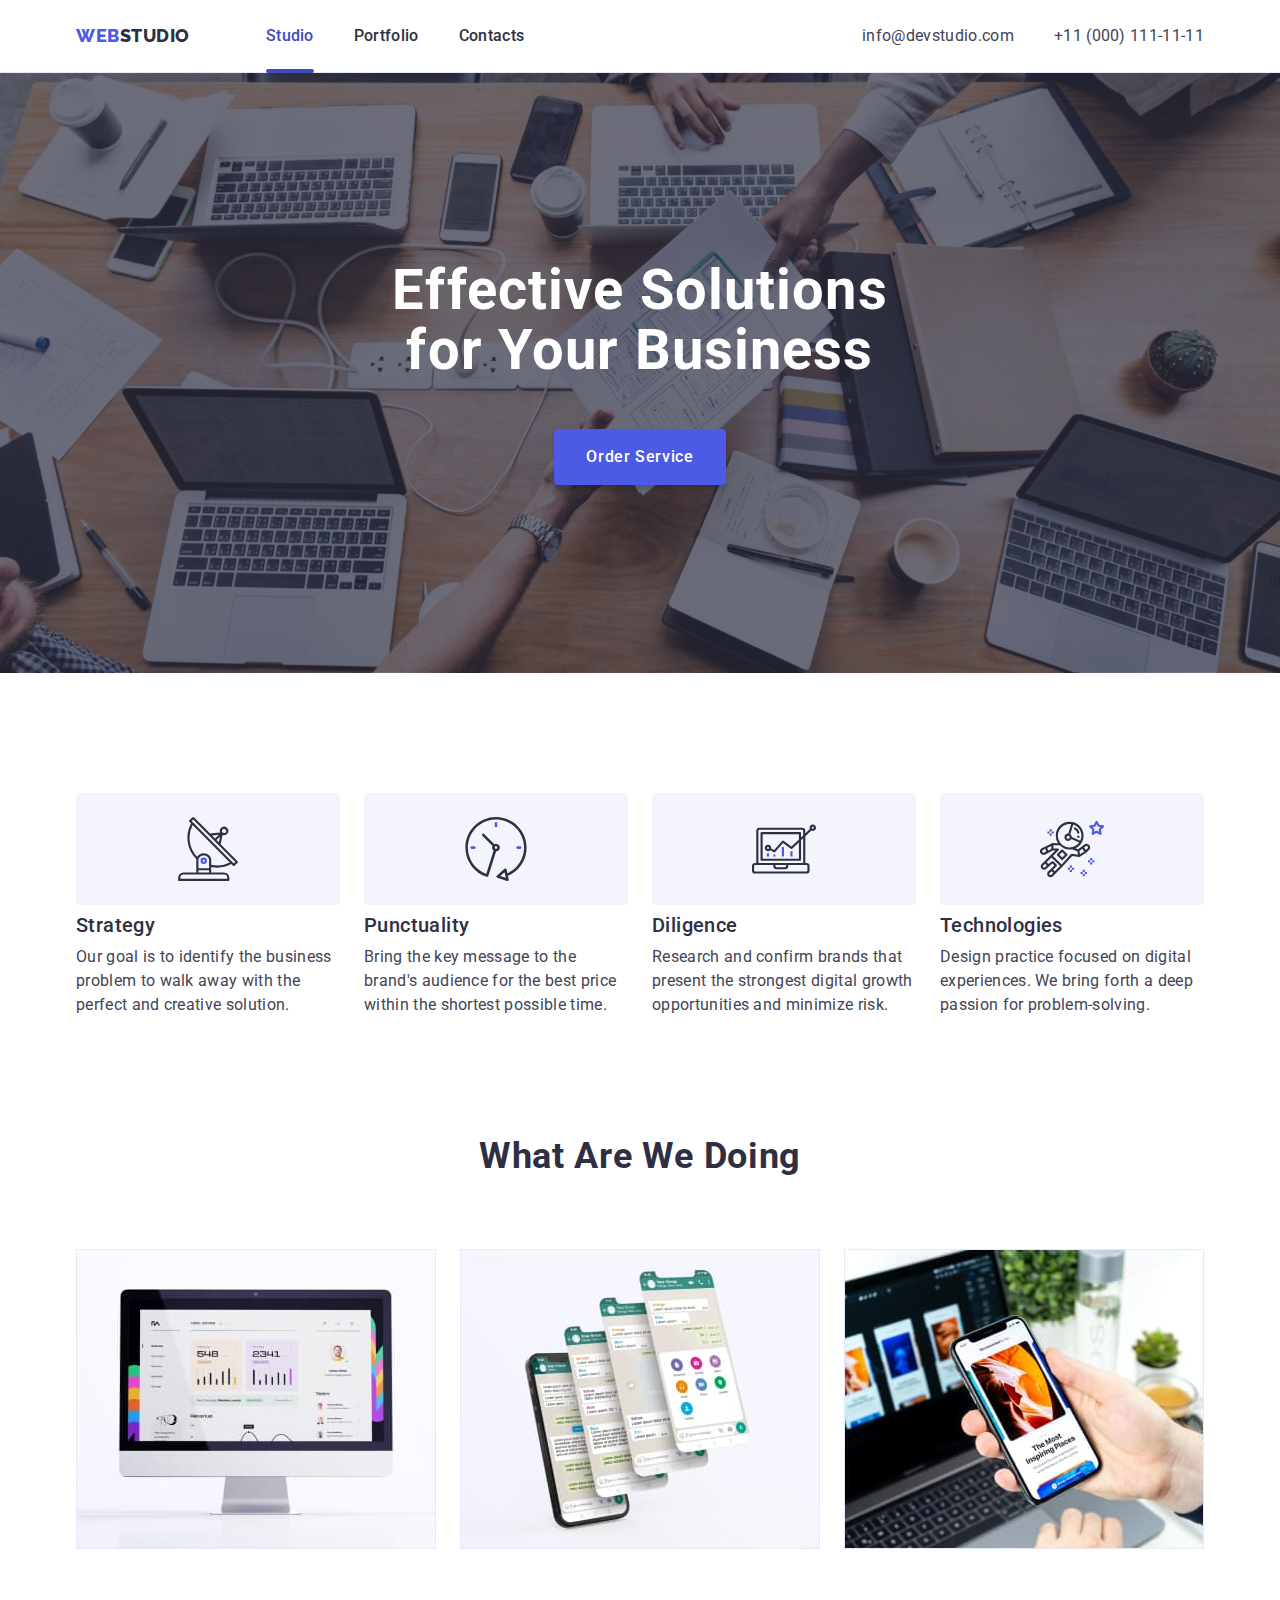
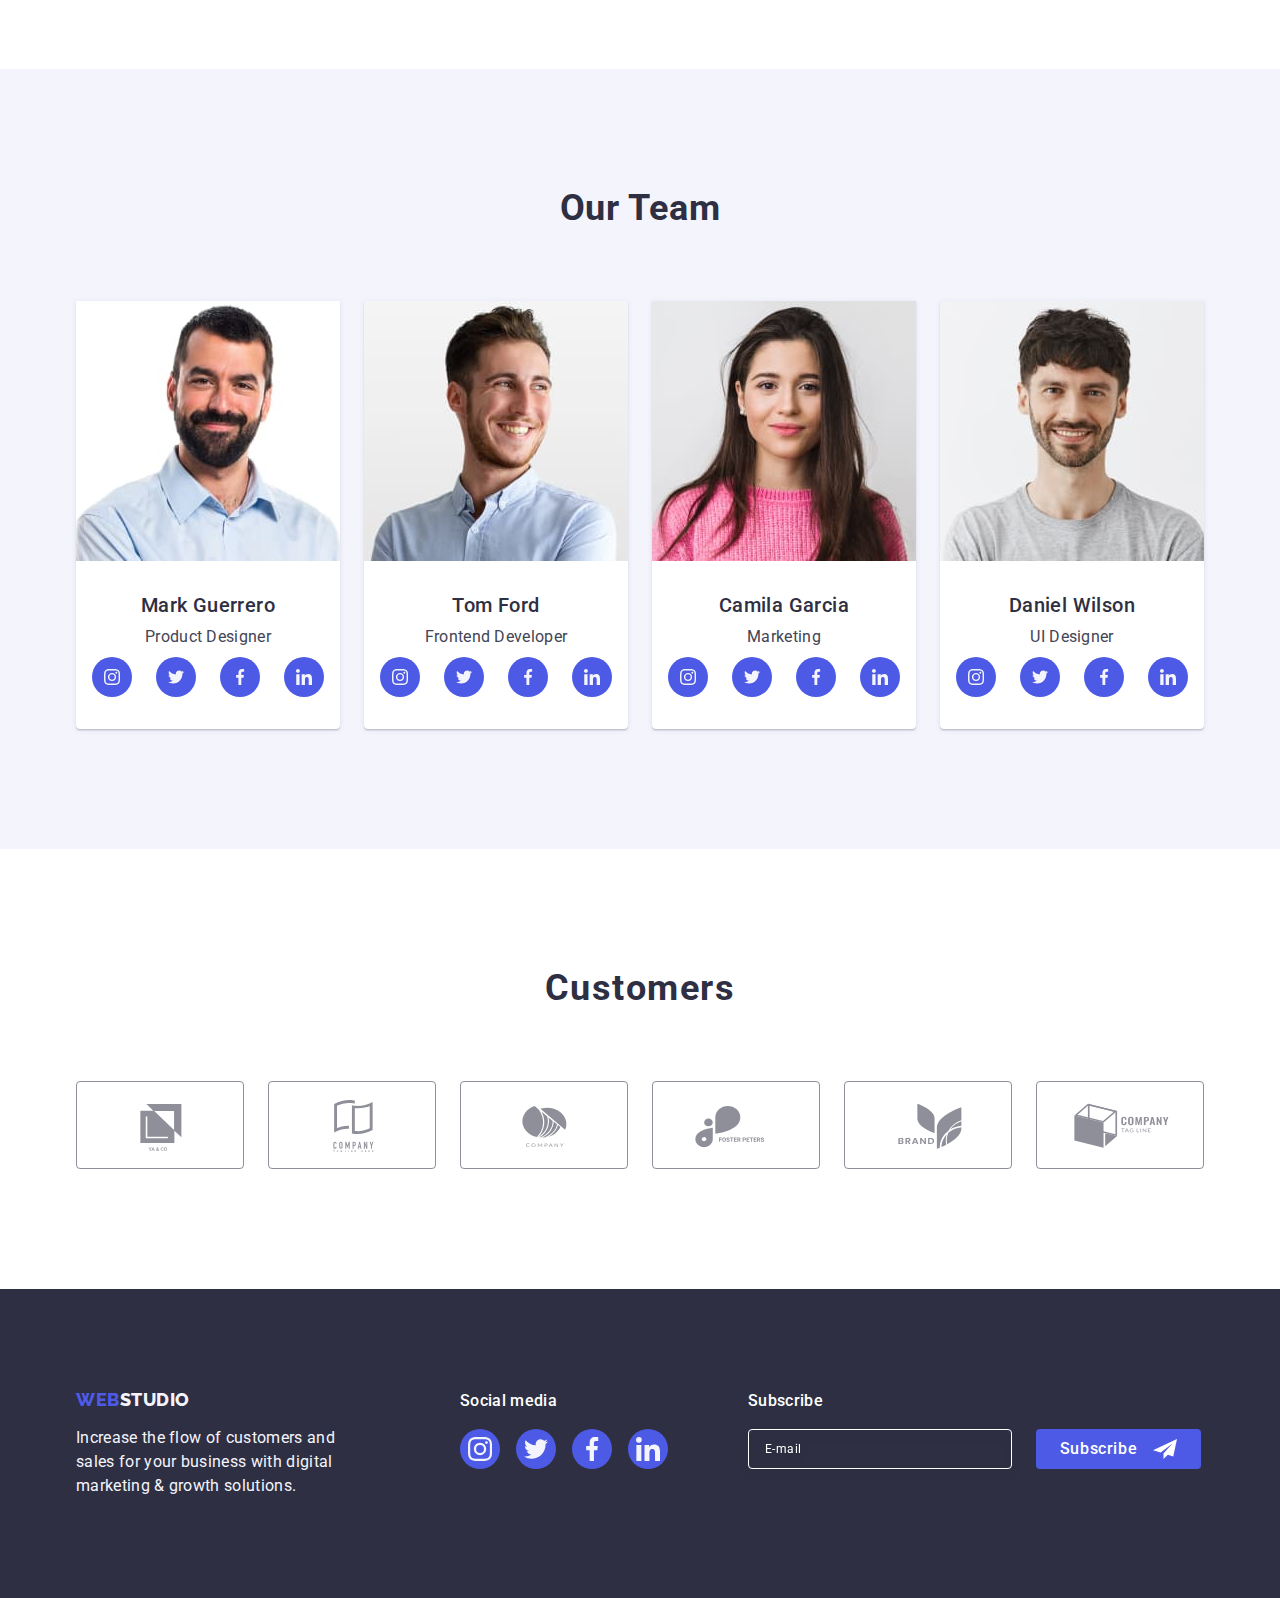
<file: index.html>
<!DOCTYPE html>
<html lang="en">

<head>
  <meta charset="UTF-8">
  <meta name="viewport" content="width=device-width, initial-scale=1.0">
  <meta name="description" content="Web Studio homepage">
  <title>Web Studio</title>
  <link rel="preconnect" href="https://fonts.googleapis.com">
  <link rel="preconnect" href="https://fonts.gstatic.com" crossorigin>
  <link href="https://fonts.googleapis.com/css2?family=Raleway:wght@800&family=Roboto:wght@400;500;700;900&display=swap"
    rel="stylesheet">
  <link href="https://cdnjs.cloudflare.com/ajax/libs/modern-normalize/2.0.0/modern-normalize.min.css" rel="stylesheet">
  <link href="./css/styles.css" rel="stylesheet">
</head>

<body>

  <!-- Header -->
  <header class="header">
    <div class="container">
      <nav class="header__nav">
        <a class="logo-header link" href="./index.html">
          Web<span class="logo-accent">Studio</span>
        </a>
        <ul class="list">
          <li class="header__nav-item"><a href="./index.html" class="header__nav-link current link">Studio</a></li>
          <li class="header__nav-item"><a href="./portfolio.html" class="header__nav-link link">Portfolio</a></li>
          <li class="header__nav-item"><a href="" class="header__nav-link link">Contacts</a></li>
        </ul>
      </nav>
      <address class="header__address">
        <ul class="header__address-list list">
          <li class="header__address-item">
            <a class="header__address-link link" href="mailto:info@devstudio.com">info@devstudio.com</a>
          </li>
          <li class="header__address-item">
            <a class="header__address-link link" href="tel:+110001111111">+11 (000) 111-11-11</a>
          </li>
        </ul>
      </address>
    </div>
  </header>
  <main>

    <!-- Hero Section -->
    <section class="hero">
      <div class="container">
        <h1 class="hero__title">Effective Solutions for Your Business</h1>
        <button class="hero__button" type="button" data-modal-open>Order Service</button>
      </div>
    </section>

    <!-- Features -->
    <section class="features">
      <div class="container">
        <h2 class="visually-hidden">Our features</h2>
        <ul class="features__list list">
          <li class="features__item">
            <div class="features__icon-thumb">
              <svg class="features__icon" width="64" height="64">
                <use href="./images/icons.svg#icon-radar"></use>
              </svg>
            </div>
            <h3 class="features__title">Strategy</h3>
            <p class="features__text">
              Our goal is to identify the business problem to walk away with the
              perfect and creative solution.
            </p>
          </li>
          <li class="features__item">
            <div class="features__icon-thumb">
              <svg class="features__icon" width="64" height="64">
                <use href="./images/icons.svg#icon-clock"></use>
              </svg>
            </div>
            <h3 class="features__title">Punctuality</h3>
            <p class="features__text">
              Bring the key message to the brand's audience for the best price
              within the shortest possible time.
            </p>
          </li>
          <li class="features__item">
            <div class="features__icon-thumb">
              <svg class="features__icon" width="64" height="64">
                <use href="./images/icons.svg#icon-chart"></use>
              </svg>
            </div>
            <h3 class="features__title">Diligence</h3>
            <p class="features__text">
              Research and confirm brands that present the strongest digital
              growth opportunities and minimize risk.
            </p>
          </li>
          <li class="features__item">
            <div class="features__icon-thumb">
              <svg class="features__icon" width="64" height="64">
                <use href="./images/icons.svg#icon-astronaut"></use>
              </svg>
            </div>
            <h3 class="features__title">Technologies</h3>
            <p class="features__text">
              Design practice focused on digital experiences. We bring forth a
              deep passion for problem-solving.
            </p>
          </li>
        </ul>
      </div>
    </section>

    <!-- Our Works -->
    <section class="works">
      <div class="container">
        <h2 class="section-title">What are we doing</h2>
        <ul class="works__list list">
          <li class="works__item">
            <img class="works__image" src="./images/desktop.jpg" width="360" alt="Desktop Solutions">
          </li>
          <li class="works__item">
            <img class="works__image" src="./images/design.jpg" width="360" alt="Design">
          </li>
          <li class="works__item">
            <img class="works__image" src="./images/mobile.jpg" width="360" alt="Mobile Solutions">
          </li>
        </ul>
      </div>
    </section>

    <!-- Team Members -->
    <section class="members">
      <div class="container">
        <h2 class="section-title">Our Team</h2>
        <ul class="members__list list">
          <li class="members__item">
            <img class="members__image" src="./images/product-designer.jpg" width="264" alt="Product Designer">
            <div class="members__info">
              <h3 class="members__name">Mark Guerrero</h3>
              <p class="members__position">Product Designer</p>
              <ul class="social-links list">
                <li class="social-links__thumb">
                  <a href="" class="social-links__link link" target="_blank" rel="noopener noreferrer">
                    <svg class="social-links__icon" width="16" height="16">
                      <use href="./images/icons.svg#icon-instagram"></use>
                    </svg>
                  </a>
                </li>
                <li class="social-links__thumb">
                  <a href="" class="social-links__link link" target="_blank" rel="noopener noreferrer">
                    <svg class="social-links__icon" width="16" height="16">
                      <use href="./images/icons.svg#icon-twitter"></use>
                    </svg>
                  </a>
                </li>
                <li class="social-links__thumb">
                  <a href="" class="social-links__link link" target="_blank" rel="noopener noreferrer">
                    <svg class="social-links__icon" width="16" height="16">
                      <use href="./images/icons.svg#icon-facebook"></use>
                    </svg>
                  </a>
                </li>
                <li class="social-links__thumb">
                  <a href="" class="social-links__link link" target="_blank" rel="noopener noreferrer">
                    <svg class="social-links__icon" width="16" height="16">
                      <use href="./images/icons.svg#icon-linkedin"></use>
                    </svg>
                  </a>
                </li>
              </ul>
            </div>
          </li>
          <li class="members__item">
            <img class="members__image" src="./images/frontend.jpg" width="264" alt="Frontend Developer">
            <div class="members__info">
              <h3 class="members__name">Tom Ford</h3>
              <p class="members__position">Frontend Developer</p>
              <ul class="social-links list">
                <li class="social-links__thumb">
                  <a href="" class="social-links__link link" target="_blank" rel="noopener noreferrer">
                    <svg class="social-links__icon" width="16" height="16">
                      <use href="./images/icons.svg#icon-instagram"></use>
                    </svg>
                  </a>
                </li>
                <li class="social-links__thumb">
                  <a href="" class="social-links__link link" target="_blank" rel="noopener noreferrer">
                    <svg class="social-links__icon" width="16" height="16">
                      <use href="./images/icons.svg#icon-twitter"></use>
                    </svg>
                  </a>
                </li>
                <li class="social-links__thumb">
                  <a href="" class="social-links__link link" target="_blank" rel="noopener noreferrer">
                    <svg class="social-links__icon" width="16" height="16">
                      <use href="./images/icons.svg#icon-facebook"></use>
                    </svg>
                  </a>
                </li>
                <li class="social-links__thumb">
                  <a href="" class="social-links__link link" target="_blank" rel="noopener noreferrer">
                    <svg class="social-links__icon" width="16" height="16">
                      <use href="./images/icons.svg#icon-linkedin"></use>
                    </svg>
                  </a>
                </li>
              </ul>
            </div>
          </li>
          <li class="members__item">
            <img class="members__image" src="./images/marketing-team.jpg" width="264" alt="Marketing Team">
            <div class="members__info">
              <h3 class="members__name">Camila Garcia</h3>
              <p class="members__position">Marketing</p>
              <ul class="social-links list">
                <li class="social-links__thumb">
                  <a href="" class="social-links__link link" target="_blank" rel="noopener noreferrer">
                    <svg class="social-links__icon" width="16" height="16">
                      <use href="./images/icons.svg#icon-instagram"></use>
                    </svg>
                  </a>
                </li>
                <li class="social-links__thumb">
                  <a href="" class="social-links__link link" target="_blank" rel="noopener noreferrer">
                    <svg class="social-links__icon" width="16" height="16">
                      <use href="./images/icons.svg#icon-twitter"></use>
                    </svg>
                  </a>
                </li>
                <li class="social-links__thumb">
                  <a href="" class="social-links__link link" target="_blank" rel="noopener noreferrer">
                    <svg class="social-links__icon" width="16" height="16">
                      <use href="./images/icons.svg#icon-facebook"></use>
                    </svg>
                  </a>
                </li>
                <li class="social-links__thumb">
                  <a href="" class="social-links__link link" target="_blank" rel="noopener noreferrer">
                    <svg class="social-links__icon" width="16" height="16">
                      <use href="./images/icons.svg#icon-linkedin"></use>
                    </svg>
                  </a>
                </li>
              </ul>
            </div>
          </li>
          <li class="members__item">
            <img class="members__image" src="./images/ui-designer.jpg" width="264" alt="UI Designer">
            <div class="members__info">
              <h3 class="members__name">Daniel Wilson</h3>
              <p class="members__position">UI Designer</p>
              <ul class="social-links list">
                <li class="social-links__thumb">
                  <a href="" class="social-links__link link" target="_blank" rel="noopener noreferrer">
                    <svg class="social-links__icon" width="16" height="16">
                      <use href="./images/icons.svg#icon-instagram"></use>
                    </svg>
                  </a>
                </li>
                <li class="social-links__thumb">
                  <a href="" class="social-links__link link" target="_blank" rel="noopener noreferrer">
                    <svg class="social-links__icon" width="16" height="16">
                      <use href="./images/icons.svg#icon-twitter"></use>
                    </svg>
                  </a>
                </li>
                <li class="social-links__thumb">
                  <a href="" class="social-links__link link" target="_blank" rel="noopener noreferrer">
                    <svg class="social-links__icon" width="16" height="16">
                      <use href="./images/icons.svg#icon-facebook"></use>
                    </svg>
                  </a>
                </li>
                <li class="social-links__thumb">
                  <a href="" class="social-links__link link" target="_blank" rel="noopener noreferrer">
                    <svg class="social-links__icon" width="16" height="16">
                      <use href="./images/icons.svg#icon-linkedin"></use>
                    </svg>
                  </a>
                </li>
              </ul>
            </div>
          </li>
        </ul>
      </div>
    </section>

    <!-- Customers -->
    <section class="customers">
      <div class="container">
        <h2 class="customers__title">Customers</h2>
        <ul class="customers__list list">
          <li class="customers__item">
            <a href="" class="customers__link">
              <svg class="customers__icon" width="104" height="56">
                <use href="./images/icons.svg#icon-ya-co"></use>
              </svg>
            </a>
          </li>
          <li class="customers__item">
            <a href="" class="customers__link">
              <svg class="customers__icon" width="104" height="56">
                <use href="./images/icons.svg#icon-tagline"></use>
              </svg>
            </a>
          </li>
          <li class="customers__item">
            <a href="" class="customers__link">
              <svg class="customers__icon" width="104" height="56">
                <use href="./images/icons.svg#icon-cabage"></use>
              </svg>
            </a>
          </li>
          <li class="customers__item">
            <a href="" class="customers__link">
              <svg class="customers__icon" width="104" height="56">
                <use href="./images/icons.svg#icon-drops"></use>
              </svg>
            </a>
          </li>
          <li class="customers__item">
            <a href="" class="customers__link">
              <svg class="customers__icon" width="104" height="56">
                <use href="./images/icons.svg#icon-brand"></use>
              </svg>
            </a>
          </li>
          <li class="customers__item">
            <a href="" class="customers__link">
              <svg class="customers__icon" width="104" height="56">
                <use href="./images/icons.svg#icon-cube"></use>
              </svg>
            </a>
          </li>
        </ul>
      </div>
    </section>
  </main>

  <!-- Footer -->
  <footer class="footer">
    <div class="container">
      <div class="footer__about">
        <a class="logo-footer link" href="./index.html">
          Web<span class="logo-accent">Studio</span>
        </a>
        <p class="footer__slogan">
          Increase the flow of customers and sales for your business with digital
          marketing &amp; growth solutions.
        </p>
      </div>
      <div class="footer__social">
        <p class="footer__social-title">Social media</p>
        <ul class="social-links list">
          <li class="social-links__thumb">
            <a href="" class="social-links__link link" target="_blank" rel="noopener noreferrer">
              <svg class="social-links__icon" width="24" height="24">
                <use href="./images/icons.svg#icon-instagram"></use>
              </svg>
            </a>
          </li>
          <li class="social-links__thumb">
            <a href="" class="social-links__link link" target="_blank" rel="noopener noreferrer">
              <svg class="social-links__icon" width="24" height="24">
                <use href="./images/icons.svg#icon-twitter"></use>
              </svg>
            </a>
          </li>
          <li class="social-links__thumb">
            <a href="" class="social-links__link link" target="_blank" rel="noopener noreferrer">
              <svg class="social-links__icon" width="24" height="24">
                <use href="./images/icons.svg#icon-facebook"></use>
              </svg>
            </a>
          </li>
          <li class="social-links__thumb">
            <a href="" class="social-links__link link" target="_blank" rel="noopener noreferrer">
              <svg class="social-links__icon" width="24" height="24">
                <use href="./images/icons.svg#icon-linkedin"></use>
              </svg>
            </a>
          </li>
        </ul>
      </div>
      <div class="subscribe-form">
        <p class="subscribe-form__slogan">Subscribe</p>
        <form action="submit" class="subscribe-form__form">
          <label for="subscribe_input" class="subscribe-form__label">
            <input id="subscribe_input" type="email" class="subscribe-form__input" name="email" placeholder="E-mail">
          </label>
          <button type="submit" class="subscribe__button">
            Subscribe
            <svg class="subscribe__button-icon" width="24" height="24">
              <use href="./images/icons.svg#icon-paper-plane"></use>
            </svg>
          </button>
          </form>
          </div>
    </div>
  </footer>

  <!-- Modal -->
  <div class="backdrop is-hidden" data-modal>
    <div class="modal">
      <button type="button" class="modal__button-close" data-modal-close>
        <svg class="modal__close-icon" width="8" height="8">
          <use href="./images/icons.svg#icon-close"></use>
        </svg>
      </button>
      <p class="modal__title">Leave your contacts and we will call you back</p>
      <form action="submit" class="modal-form">
        <div class="modal-form__input-group">
          <label for="user-name" class="modal-form__label">Name</label>
          <div class="modal-form__input-wrapper">
            <input id="user-name" type="text" class="modal-form__input" name="user-name">
            <svg class="modal-form__icon" width="18" height="24">
              <use href="./images/icons.svg#icon-person"></use>
            </svg>
          </div>
        </div>
        <div class="modal-form__input-group">
          <label for="user-phone" class="modal-form__label">Phone</label>
          <div class="modal-form__input-wrapper">
            <input id="user-phone" type="tel" class="modal-form__input" name="user-phone">
            <svg class="modal-form__icon" width="18" height="24">
              <use href="./images/icons.svg#icon-phone"></use>
            </svg>
          </div>
        </div>
        <div class="modal-form__input-group">
          <label for="user-email" class="modal-form__label">Email</label>
          <div class="modal-form__input-wrapper">
            <input id="user-email" type="email" class="modal-form__input" name="user-email">
            <svg class="modal-form__icon" width="18" height="24">
              <use href="./images/icons.svg#icon-email"></use>
            </svg>
          </div>
        </div>
        <div class="modal-form__comment-group">
          <label for="user-comment" class="modal-form__label">Comment</label>
          <textarea id="user-comment" class="modal-form__comment" placeholder="Text input" name="user-comment"></textarea>
        </div>
        <div class="modal-form__checkbox-group">
          <input id="user-privacy" class="modal-form__checkbox-hidden visually-hidden" name="user-privacy" type="checkbox"
            value="true">
          <label for="user-privacy" class="modal-form__label--checkbox">
            <span class="modal-form__checkbox">
              <svg class="modal-form__checkmark" width="10" height="8">
                <use href="./images/icons.svg#icon-checkmark"></use>
              </svg>
            </span>
            I accept the terms and conditions of the
            <a href="#" class="modal-form__policy-link">Privacy Policy</a>
          </label>
        </div>
        <button type="submit" class="modal-form__button-submit">Send</button>
      </form>
    </div>
  </div>

  <script src="./js/modal.js"></script>
</body>

</html>
</file>
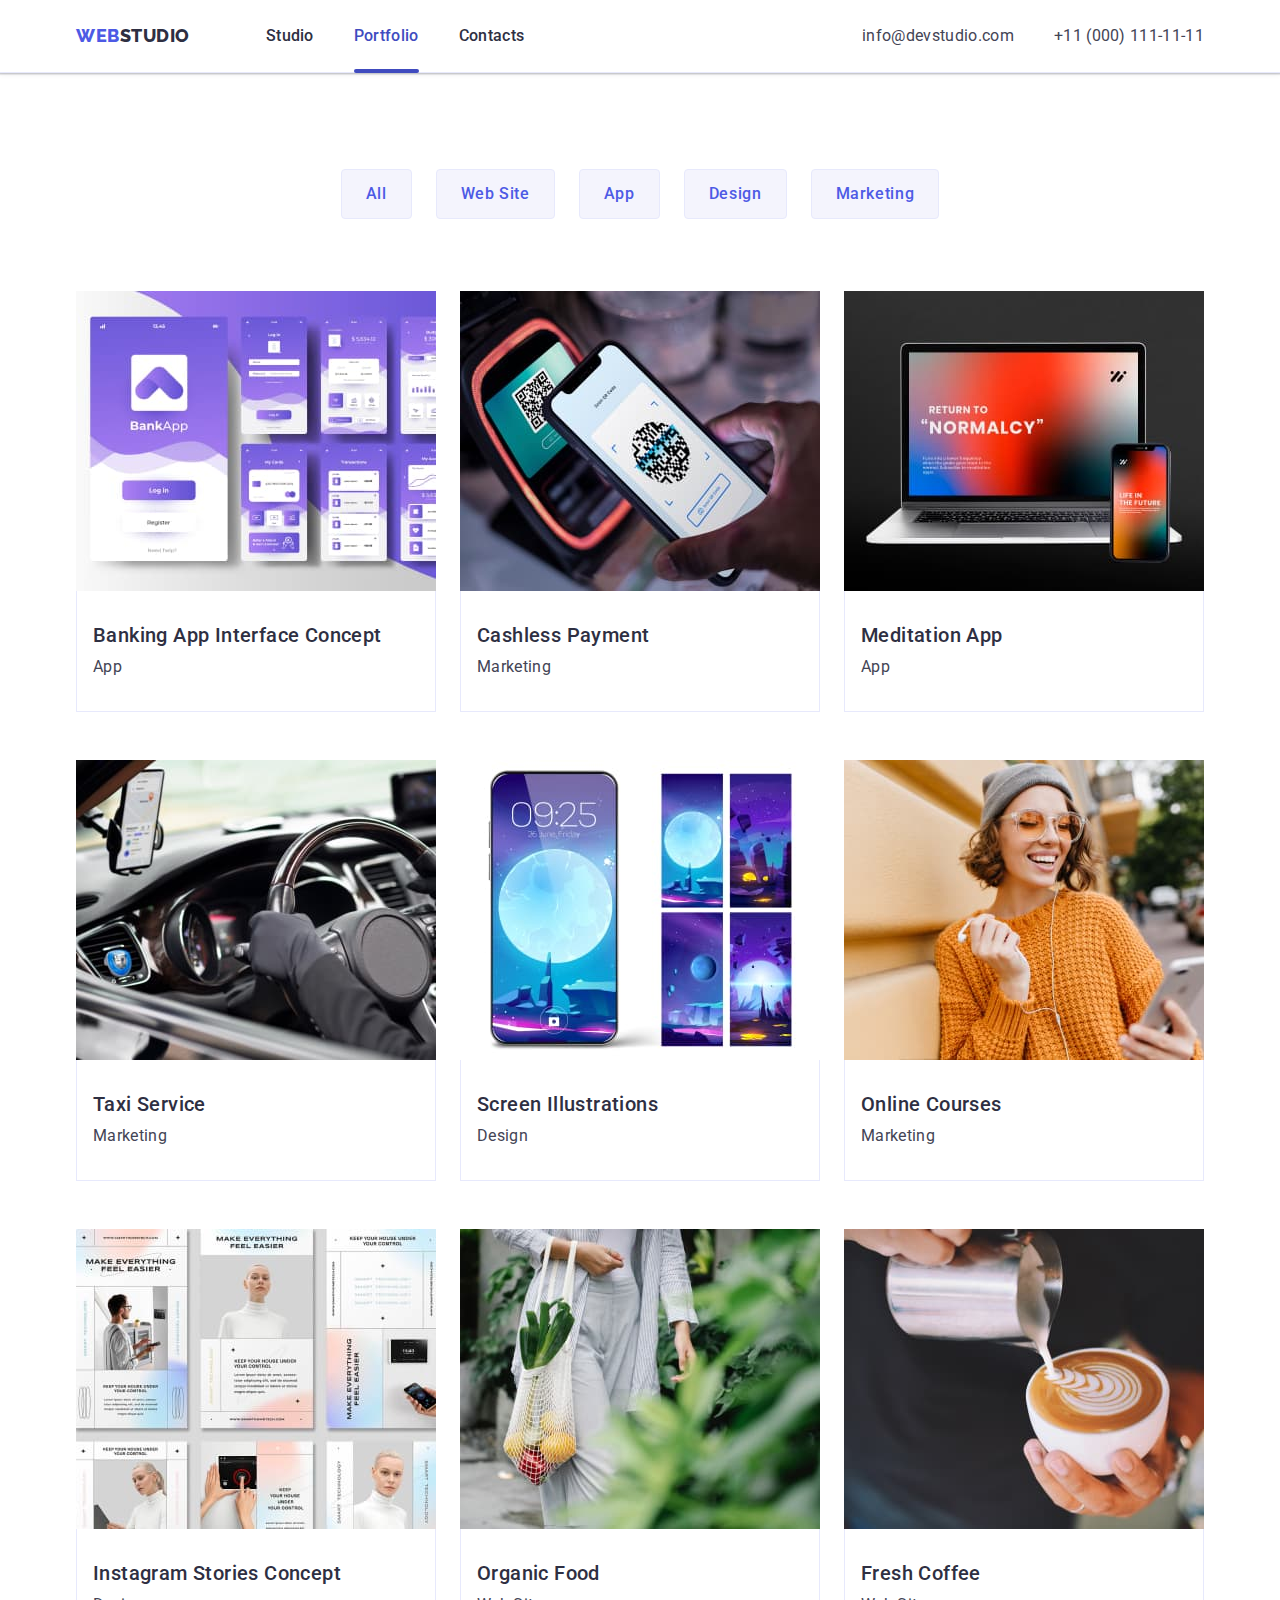
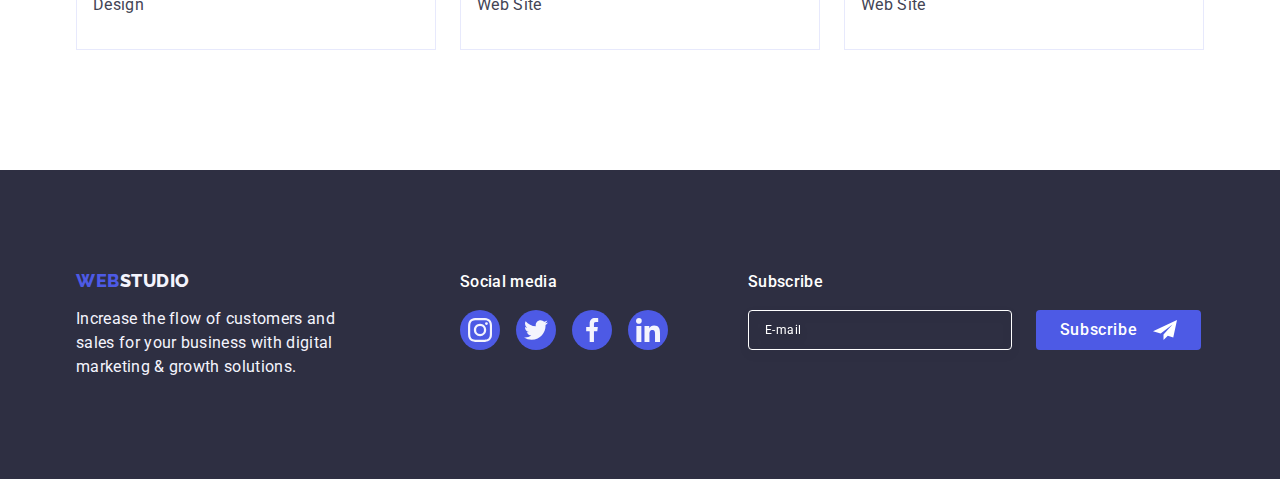
<file: portfolio.html>
<!DOCTYPE html>
<html lang="en">

<head>
  <meta charset="UTF-8">
  <meta name="viewport" content="width=device-width, initial-scale=1.0">
  <meta name="description" content="Web Studio Portfolio page">
  <title>Portfolio</title>
  <link rel="preconnect" href="https://fonts.googleapis.com">
  <link rel="preconnect" href="https://fonts.gstatic.com" crossorigin>
  <link href="https://fonts.googleapis.com/css2?family=Raleway:wght@800&family=Roboto:wght@400;500;700;900&display=swap"
    rel="stylesheet">
  <link href="https://cdnjs.cloudflare.com/ajax/libs/modern-normalize/2.0.0/modern-normalize.min.css" rel="stylesheet">
  <link rel="stylesheet" href="./css/styles.css">
</head>

<body>

  <!-- Header -->
  <header class="header">
    <div class="container">
      <nav class="header__nav">
        <a class="logo-header link" href="./index.html">
          Web<span class="logo-accent">Studio</span>
        </a>
        <ul class="list">
          <li class="header__nav-item"><a href="./index.html" class="header__nav-link link">Studio</a></li>
          <li class="header__nav-item"><a href="./portfolio.html" class="header__nav-link current link">Portfolio</a></li>
          <li class="header__nav-item"><a href="" class="header__nav-link link">Contacts</a></li>
        </ul>
      </nav>
      <address class="header__address">
        <ul class="header__address-list list">
          <li class="header__address-item"><a class="header__address-link link"
              href="mailto:info@devstudio.com">info@devstudio.com</a></li>
          <li class="header__address-item"><a class="header__address-link link" href="tel:+110001111111">+11 (000)
              111-11-11</a>
          </li>
        </ul>
      </address>
    </div>
  </header>
  <main>

    <!-- Galery -->
    <section class="galery">
      <div class="container">
        <h1 class="visually-hidden">Our Portfolio</h1>
        <ul class="filter list">
          <li class="filter__item">
            <button class="filter__button" type="button">
              All
            </button>
          </li>
          <li class="filter__item">
            <button class="filter__button" type="button">
              Web Site
            </button>
          </li>
          <li class="filter__item">
            <button class="filter__button" type="button">
              App
            </button>
          </li>
          <li class="filter__item">
            <button class="filter__button" type="button">
              Design
            </button>
          </li>
          <li class="filter__item">
            <button class="filter__button" type="button">
              Marketing
            </button>
          </li>
        </ul>

        <!-- Galery list -->
        <ul class="galery__list list">
          <li class="galery__item">
            <a class="galery__link link" href="">
              <div class="galery__thumb">
                <img src="./images/banking.jpg" class="galery__image" width="360" alt="Banking App Interface Concept">
                <p class="galery__overlay">14 Stylish and User-Friendly App Design Concepts · Task Manager App · Calorie Tracker App · Exotic Fruit Ecommerce App · Cloud Storage App</p>
              </div>  
              <div class="galery__text-bar">
                <h2 class="galery__title">Banking App Interface Concept</h2>
                <p class="galery__text">App</p>
              </div>
            </a>
          </li>
          <li class="galery__item">
            <a class="galery__link link" href="">
              <div class="galery__thumb">
                <img src="./images/payment.jpg" class="galery__image" width="360" alt="Cashless Payment">
                <p class="galery__overlay">14 Stylish and User-Friendly App Design Concepts · Task Manager App · Calorie Tracker App · Exotic Fruit Ecommerce App · Cloud Storage App</p>
              </div>  
              <div class="galery__text-bar">
                <h2 class="galery__title">Cashless Payment</h2>
                <p class="galery__text">Marketing</p>
              </div>
            </a>
          </li>
          <li class="galery__item">
            <a class="galery__link link" href="">
              <div class="galery__thumb">
                <img src="./images/meditation.jpg" class="galery__image" width="360" alt="Meditation App">
                <p class="galery__overlay">14 Stylish and User-Friendly App Design Concepts · Task Manager App · Calorie Tracker App · Exotic Fruit Ecommerce App · Cloud Storage App</p>
              </div>  
              <div class="galery__text-bar">
                <h2 class="galery__title">Meditation App</h2>
                <p class="galery__text">App</p>
              </div>
            </a>
          </li>
          <li class="galery__item">
            <a class="galery__link link" href="">
              <div class="galery__thumb">
                <img src="./images/taxi.jpg" class="galery__image" width="360" alt="Taxi Service">
                <p class="galery__overlay">14 Stylish and User-Friendly App Design Concepts · Task Manager App · Calorie Tracker App · Exotic Fruit Ecommerce App · Cloud Storage App</p>
              </div>  
              <div class="galery__text-bar">
                <h2 class="galery__title">Taxi Service</h2>
                <p class="galery__text">Marketing</p>
              </div>
            </a>
          </li>
          <li class="galery__item">
            <a class="galery__link link" href="">
              <div class="galery__thumb">
                <img src="./images/screens.jpg" class="galery__image" width="360" alt="Screen Illustrations">
                <p class="galery__overlay">14 Stylish and User-Friendly App Design Concepts · Task Manager App · Calorie Tracker App · Exotic Fruit Ecommerce App · Cloud Storage App</p>
              </div>  
              <div class="galery__text-bar">
                <h2 class="galery__title">Screen Illustrations</h2>
                <p class="galery__text">Design</p>
              </div>
            </a>
          </li>
          <li class="galery__item">
            <a class="galery__link link" href="">
              <div class="galery__thumb">
                <img src="./images/courses.jpg" class="galery__image" width="360" alt="Online Courses">
                <p class="galery__overlay">14 Stylish and User-Friendly App Design Concepts · Task Manager App · Calorie Tracker App · Exotic Fruit Ecommerce App · Cloud Storage App</p>
              </div>  
              <div class="galery__text-bar">
                <h2 class="galery__title">Online Courses</h2>
                <p class="galery__text">Marketing</p>
              </div>
            </a>
          </li>
          <li class="galery__item">
            <a class="galery__link link" href="">
              <div class="galery__thumb">
                <img src="./images/insta-stories.jpg" class="galery__image" width="360" alt="Instagram Stories Concept">
                <p class="galery__overlay">14 Stylish and User-Friendly App Design Concepts · Task Manager App · Calorie Tracker App · Exotic Fruit Ecommerce App · Cloud Storage App</p>
              </div>  
              <div class="galery__text-bar">
                <h2 class="galery__title">Instagram Stories Concept</h2>
                <p class="galery__text">Design</p>
              </div>
            </a>
          </li>
          <li class="galery__item">
            <a class="galery__link link" href="">
              <div class="galery__thumb">
                <img src="./images/food.jpg" class="galery__image" width="360" alt="Organic Food">
                <p class="galery__overlay">14 Stylish and User-Friendly App Design Concepts · Task Manager App · Calorie Tracker App · Exotic Fruit Ecommerce App · Cloud Storage App</p>
              </div>  
              <div class="galery__text-bar">
                <h2 class="galery__title">Organic Food</h2>
                <p class="galery__text">Web Site</p>
              </div>
            </a>
          </li>
          <li class="galery__item">
            <a class="galery__link link" href="">
              <div class="galery__thumb">
                <img src="./images/coffee.jpg" class="galery__image" width="360" alt="Fresh Coffee">
                <p class="galery__overlay">14 Stylish and User-Friendly App Design Concepts · Task Manager App · Calorie Tracker App · Exotic Fruit Ecommerce App · Cloud Storage App</p>
              </div>  
              <div class="galery__text-bar">
                <h2 class="galery__title">Fresh Coffee</h2>
                <p class="galery__text">Web Site</p>
              </div>
            </a>
          </li>
        </ul>
      </div>
    </section>
  </main>

  <!-- Footer -->
  <footer class="footer">
    <div class="container">
      <div class="footer__about">
        <a class="logo-footer link" href="./index.html">
          Web<span class="logo-accent">Studio</span>
        </a>
        <p class="footer__slogan">
          Increase the flow of customers and sales for your business with digital
          marketing &amp; growth solutions.
        </p>
      </div>
      <div class="footer__social">
        <p class="footer__social-title">Social media</p>
        <ul class="social-links list">
          <li class="social-links__thumb">
            <a href="" class="social-links__link link" target="_blank" rel="noopener noreferrer">
              <svg class="social-links__icon" width="24" height="24">
                <use href="./images/icons.svg#icon-instagram"></use>
              </svg>
            </a>
          </li>
          <li class="social-links__thumb">
            <a href="" class="social-links__link link" target="_blank" rel="noopener noreferrer">
              <svg class="social-links__icon" width="24" height="24">
                <use href="./images/icons.svg#icon-twitter"></use>
              </svg>
            </a>
          </li>
          <li class="social-links__thumb">
            <a href="" class="social-links__link link" target="_blank" rel="noopener noreferrer">
              <svg class="social-links__icon" width="24" height="24">
                <use href="./images/icons.svg#icon-facebook"></use>
              </svg>
            </a>
          </li>
          <li class="social-links__thumb">
            <a href="" class="social-links__link link" target="_blank" rel="noopener noreferrer">
              <svg class="social-links__icon" width="24" height="24">
                <use href="./images/icons.svg#icon-linkedin"></use>
              </svg>
            </a>
          </li>
        </ul>
      </div>
      <div class="subscribe-form">
        <p class="subscribe-form__slogan">Subscribe</p>
        <form action="submit" class="subscribe-form__form">
          <label for="subscribe_input" class="subscribe-form__label">
            <input id="subscribe_input" type="email" class="subscribe-form__input" name="email" placeholder="E-mail">
          </label>
          <button type="submit" class="subscribe__button">
            Subscribe
            <svg class="subscribe__button-icon" width="24" height="24">
              <use href="./images/icons.svg#icon-paper-plane"></use>
            </svg>
          </button>
          </form>
      </div>
    </div>
  </footer>
</body>

</html>
</file>
<file: css/styles.css>
:root {
  --dark-color: #2E2F42;
  --text-color: #434455;
  --white-color: #FFF;
  --accent-color: #E7E9FC;
  --subtle-text-color: #8E8F99;
  --light-color: #F4F4FD;
  --primary-brand-color: #4D5AE5;
  --press-state-color: #404BBF;
  --success-color: #31d0aa;
  --modal-background-color: #fcfcfc;
  --placeholder-color: rgba(46, 47, 66, 0.4);
  --primary-font-family: "Roboto", sans-serif;
  --transition-props: 250ms cubic-bezier(0.4, 0, 0.2, 1);
  --backdrop-bg: rgba(46, 47, 66, 0.4);
  --checkbox-color: rgba(46, 47, 66, 0.4);
}

p,
h1,
h2,
h3,
h4,
h5,
h6 {
  margin: 0;
  padding: 0;
}

ul {
  margin: 0;
  padding-left: 0;
}
img {
  display: block;
  max-width: 100%;
}
body {
  font-family: var(--primary-font-family);
  font-size: 16px;
  font-weight: 400;
  font-style: normal;
  color: var(--text-color);
  background-color: var(--white-color);
}

.container {
  max-width: 1158px;
    padding: 0 15px;
    margin-left: auto;
    margin-right: auto;
}

.visually-hidden {
  position: absolute;
  width: 1px;
  height: 1px;
  margin: -1px;
  border: 0;
  padding: 0;
  white-space: nowrap;
  clip-path: inset(100%);
  clip: rect(0 0 0 0);
  overflow: hidden;
}
.list {
  list-style: none;
}

.link {
  text-decoration: none;
}

/* == Logo section == */
.logo-header,
.logo-footer {
  display: inline-block;
  font-family: "Raleway", sans-serif;
  font-size: 18px;
  font-weight: 800;
  line-height: 1.17;
  letter-spacing: 0.03em;
  color: var(--primary-brand-color);
  text-transform: uppercase;
}

.logo-header {
  margin-right: 76px;
}

.logo-footer {
  margin-bottom: 16px;
}
.logo-accent {
  color: var(--dark-color);
}

.logo-footer .logo-accent {
  color: var(--light-color);
}

/* == Header section == */
.header {
  border-bottom: 1px solid var(--accent-color);
  box-shadow: 0px 1px 6px 0px rgba(46, 47, 66, 0.08), 0px 1px 1px 0px rgba(46, 47, 66, 0.16), 0px 2px 1px 0px rgba(46, 47, 66, 0.08);
}

.header .container {
  display: flex;
  justify-content: space-between;
  align-items: center;
}

.header__nav {
  display: flex;
  align-items: center;
}

.header__nav .list {
  display: flex;
  gap: 40px;
}

.header__nav-item {
  display: flex;
  align-items: center;
}
.header__nav-link {
  position: relative;
  padding-top: 24px;
  padding-bottom: 24px;
  font-size: 16px;
  font-weight: 500;
  line-height: 1.5;
  letter-spacing: 0.02em;
  color: var(--dark-color);
  transition: color var(--transition-props);
}

.header__nav-link:hover,
.header__nav-link:focus {
  color: var(--press-state-color);
}

.header__address {
  font-style: normal;
}

.header__address-list {
  display: flex;
  gap: 40px;
}

.header__address-link {
  line-height: 1.5;
  letter-spacing: 0.02em;
  color: var(--text-color);
  transition: color var(--transition-props);
}

.header__address-link:hover,
.header__address-link:focus {
  color: var(--press-state-color);
}

.current {
  color: var(--press-state-color);
}

.current::after {
  position: absolute;
  bottom: -1px;
  left: 0;
  display: block;
  height: 4px;
  width: 100%;
  content: '';
  border-radius: 2px;
  background-color: var(--press-state-color);
}

/* == Hero section == */
.hero {
  margin: 0 auto;
  padding-top: 188px;
  padding-bottom: 188px;
  max-width: 1440px;
  background-color: var(--dark-color);
  background-size: cover;
  background-repeat: no-repeat;
  background-position: center;
  background-image: linear-gradient(rgba(46, 47, 66, 0.7),
        rgba(46, 47, 66, 0.7)), url(../images/hero-bg.jpg);
}

.hero__title {
  margin: 0 auto 48px;
  max-width: 496px;
  font-size: 56px;
  line-height: 1.07;
  letter-spacing: 0.02em;
  color: var(--white-color);
  text-align: center;
}

.hero__button {
  display: block;
  padding: 16px 32px;
  min-width: 169px;
  margin: 0 auto;
  font-family: var(--primary-font-family);
  font-size: inherit;
  font-weight: 500;
  line-height: 1.5;
  letter-spacing: 0.04em;
  color: var(--white-color);
  border: none;
  border-radius: 4px;
  background-color: var(--primary-brand-color);
  box-shadow: 0px 4px 4px 0px rgba(0, 0, 0, 0.15);
  cursor: pointer;
  transition: background-color var(--transition-props);
}

.hero__button:hover,
.hero__button:focus {
  background-color: var(--press-state-color);
}

/* == Feature section == */
.features {
  padding-top: 120px;
  padding-bottom: 120px;
}

.features__list {
  display: flex;
  gap: 24px;
}
.features__icon-thumb {
  display: flex;
  justify-content: center;
  align-items: center;
  margin-bottom: 8px;
  padding: 24px 0;
  border-radius: 4px;
  background-color: var(--light-color);
}
.features__item {
  width: calc((100% - 72px) / 4);
}

.features__title {
  margin-bottom: 8px;
  font-size: 20px;
  font-weight: 500;
  line-height: 1.2;
  letter-spacing: 0.02em;
  color: var(--dark-color);
}

.features__text {
  line-height: 1.5;
  letter-spacing: 0.02em;
}

/* Works list section */
.works {
  padding-bottom: 120px;
}
.section-title {
  margin-bottom: 72px;
  font-size: 36px;
  line-height: 1.11;
  letter-spacing: 0.02em;
  color: var(--dark-color);
  text-align: center;
  text-transform: capitalize;
}

.works__list {
  display: flex;
  gap: 24px;
}

/* == Members section == */
.members {
  background-color: var(--light-color);
}

.members {
  padding-top: 120px;
  padding-bottom: 120px;
}

.members__list {
  display: flex;
  gap: 24px;
}
.members__info {
  padding: 32px 0;
}
.members__item {
  background-color: var(--white-color);
  border-radius: 0 0 4px 4px;
  box-shadow: 0px 1px 6px rgba(46, 47, 66, 0.08), 0px 1px 1px rgba(46, 47, 66, 0.16), 0px 2px 1px rgba(46, 47, 66, 0.08);
}

.members__name {
  margin-bottom: 8px;
  font-size: 20px;
  font-weight: 500;
  line-height: 1.2;
  letter-spacing: 0.02em;
  color: var(--dark-color);
  text-align: center;
}

.members__position {
  margin-bottom: 8px;
  line-height: 1.5;
  letter-spacing: 0.02em;
  text-align: center;
}

/* Customers section */
.customers {
  padding: 120px 0;
}

.customers__title {
  margin-bottom: 72px;
  font-size: 36px;
  font-weight: 700;
  line-height: 1.11;
  letter-spacing: 0.04em;
  text-transform: capitalize;
  text-align: center;
  color: var(--dark-color);
}

.customers__list {
  display: flex;
  justify-content: space-between;
  align-items: center;
  gap: 24px;

}

.customers__item {
  height: 88px;
  flex-grow: 1;
  text-align: center;
}

.customers__link {
  display: flex;
  justify-content: center;
  align-items: center;
  width: 100%;
  height: 100%;
  color: var(--subtle-text-color);
  border: 1px solid var(--subtle-text-color);
  border-radius: 4px;
  transition: color var(--transition-props), border-color var(--transition-props);
}

.customers__link:hover,
.customers__link:focus {
  color: var(--press-state-color);
  border-color: var(--press-state-color);
}

.customers__icon {
  fill: currentColor;
}

/* == Galery Section == */
.filter {
  display: flex;
  justify-content: center;
  align-items: center;
  gap: 24px;
  margin-bottom: 72px;
}

.filter__button {
  padding: 12px 24px;
  font-family: var(--primary-font-family);
  font-size: inherit;
  font-weight: 500;
  line-height: 1.5;
  letter-spacing: 0.04em;
  border: 1px solid var(--accent-color);
  border-radius: 4px;
  background-color: var(--light-color);
  color: var(--primary-brand-color);
  cursor: pointer;
  transition: background-color var(--transition-props), color var(--transition-props), box-shadow var(--transition-props), border-color var(--transition-props);
}

.filter__button:hover,
.filter__button:focus {
  border-color: transparent;
  color: var(--white-color);
  background-color: var(--press-state-color);
  box-shadow: 0px 3px 1px rgba(0, 0, 0, 0.1), 0px 2px 1px rgba(0, 0, 0, 0.08), 0px 2px 2px rgba(0, 0, 0, 0.12);
}

.galery {
  padding-top: 96px;
  padding-bottom: 120px;
}

.galery__list {
  display: flex;
  flex-wrap: wrap;
  column-gap: 24px;
  row-gap: 48px;

}

.galery__item {
  width: calc((100% - 48px) / 3);
}
.galery__link {
  display: block;
  background-color: var(--white-color);
  transition: box-shadow var(--transition-props);
}

.galery__link:hover,
.galery__link:focus {
  box-shadow: 0px 1px 6px rgba(46, 47, 66, 0.08), 0px 1px 1px rgba(46, 47, 66, 0.16), 0px 2px 1px rgba(46, 47, 66, 0.08);
}

.galery__link:hover .galery__overlay,
.galery__link:focus .galery__overlay {
  transform: translateY(0);
}

.galery__text-bar {
  padding: 32px 16px;
  border: 1px solid var(--accent-color);
  border-top: none;
}

.galery__title {
  margin-bottom: 8px;
  font-size: 20px;
  font-weight: 500;
  line-height: 1.2;
  letter-spacing: 0.02em;
  text-align: left;
  color: var(--dark-color);
}

.galery__text {
  font-size: 16px;
  line-height: 1.5;
  letter-spacing: 0.02em;
  text-align: left;
  color: var(--text-color);
}

.galery__thumb {
  position: relative;
  overflow: hidden;
}

.galery__overlay {
  position: absolute;
  top: 0;
  left: 0;
  padding: 40px 32px;
  height: 100%;
  line-height: 1.5;
  letter-spacing: 0.02em;
  color: var(--light-color);
  background-color: var(--primary-brand-color);
  transform: translateY(100%);
  transition: transform var(--transition-props);
}

/* == Footer Section == */
.footer {
  padding-top: 100px;
  padding-bottom: 100px;
  letter-spacing: 0.02em;
  background-color: var(--dark-color);
  color: var(--white-color);
}

.footer .container {
  display: flex;
  align-items: baseline;
}

.footer__slogan {
  width: 264px;
  line-height: 1.5;
  letter-spacing: 0.02em;
  color: var(--light-color);
}

.footer__social {
  margin-right: 80px;
}
.footer__social-title {
  margin-bottom: 16px;
  font-weight: 500;
  line-height: 1.5;
}

.footer__about {
  margin-right: 120px;
}

.footer .social-links {
  padding: 0;
  gap: 16px;
}

.subscribe-form__form {
  display: flex;
  gap: 24px;
  align-items: flex-end;
}

.subscribe-form__slogan {
  margin-bottom: 16px;
  font-weight: 500;
  line-height: 1.5;
  letter-spacing: 0.02em;
  color: var(--white-color);
}

.subscribe-form__input {
  padding-left: 16px;
  width: 264px;
  height: 40px;
  font-size: 12px;
  font-weight: 400;
  line-height: 1.5;
  letter-spacing: 0.04em;
  color: var(--white-color);
  border-radius: 4px;
  border: 1px solid var(--white-color);
  filter: drop-shadow(0px 4px 4px rgba(0, 0, 0, 0.15));
  background-color: transparent;
}

.subscribe-form__input::placeholder {
  color: var(--white-color);
}

.subscribe__button {
  display: flex;
  justify-content: center;
  align-items: center;
  min-width: 165px;
    height: 40px;
  font-weight: 500;
  line-height: 1.5;
  letter-spacing: 0.04em;
  color: var(--white-color);
  border: none;
  border-radius: 4px;
  background-color: var(--primary-brand-color);
  cursor: pointer;
  transition: background-color var(--transition-props);
  }
  
  .subscribe__button:hover,
  .subscribe__button:focus {
    background-color: var(--press-state-color);
}

.subscribe__button-icon {
  margin-left: 16px;
  fill: currentColor;
}
/* Social links section */
.social-links {
  display: flex;
  justify-content: center;
  align-items: center;
  gap: 24px;
}

.social-links__link {
  display: flex;
  justify-content: center;
  align-items: center;
  width: 40px;
  height: 40px;
  border-radius: 50%;
  background-color: var(--primary-brand-color);
  transition: background-color var(--transition-props);
}
.social-links__link:hover,
.social-links__link:focus {
  background-color: var(--press-state-color);
}

.footer .social-links__link:hover,
.footer .social-links__link:focus {
  background-color: var(--success-color);
}

.social-links__icon {
  fill: var(--light-color);
}

/* Modal styles*/
.backdrop {
  position: fixed;
  top: 0;
  bottom: 0;
  left: 0;
  right: 0;
  opacity: 1;
  background-color: var(--backdrop-bg);
  transition: opacity var(--transition-props), visibility var(--transition-props);
}

.backdrop.is-hidden {
  opacity: 0;
  visibility: hidden;
  pointer-events: none;
}

.modal {
  position: absolute;
  top: 50%;
  left: 50%;
  padding: 72px 24px 24px 24px;
  width: 408px;
  border-radius: 4px;
  background-color: var(--modal-background-color);
  box-shadow: 0px 2px 1px 0px rgba(0, 0, 0, 0.20), 0px 1px 3px 0px rgba(0, 0, 0, 0.12), 0px 1px 1px 0px rgba(0, 0, 0, 0.14);
  transform: translate(-50%, -50%);
  transition: transform var(--transition-props);
}

.modal__button-close {
  position: absolute;
  top: 24px;
  right: 24px;
  display: flex;
  justify-content: center;
  align-items: center;
  padding: 0;
  width: 24px;
  height: 24px;
  border: 1px solid rgba(0, 0, 0, .1);
  border-radius: 50%;
  background-color: var(--accent-color);
  cursor: pointer;
  transition: background-color var(--transition-props), border var(--transition-props);
}

.modal__button-close:hover,
.modal__button-close:focus {
  background-color: var(--press-state-color);
  border: none;
}

.modal__close-icon {
  fill: var(--dark-color);
  transition: fill var(--transition-props);
}

.modal__button-close:hover .modal__close-icon,
.modal__button-close:focus .modal__close-icon {
  fill: var(--white-color);
}

/* Modal Form */
 .modal__title {
  margin-bottom: 16px;
  font-weight: 500;
  line-height: 1.5;
  letter-spacing: 0.02em;
  color: var(--dark-color);
  text-align: center;
}

.modal-form__input-group,
.modal-form__comment-group {
  margin-bottom: 8px;
}

.modal-form__comment-group {
  margin-bottom: 16px;
}

.modal-form__label,
.modal-form__label--checkbox {
  display: block;
  font-size: 12px;
  line-height: 1.17;
    letter-spacing: 0.04em;
  color: var(--subtle-text-color);
}

.modal-form__label {
  margin-bottom: 4px;
}
.modal-form__label--checkbox {
  cursor: pointer;
}

.modal-form__input-wrapper {
  position: relative;
}

.modal-form__comment::placeholder {
  color: var(--placeholder-color);
}

.modal-form__input,
.modal-form__comment {
  width: 100%;
  font-size: 12px;
  line-height: 1.17;
    letter-spacing: 0.04em;
  color: var(--dark-color);
  border-radius: 4px;
  border: 1px solid var(--checkbox-color);
  outline: transparent;
  background-color: transparent;
  transition: border-color var(--transition-props);
}
.modal-form__input {
  padding-left: 38px;
  height: 40px;

}

.modal-form__comment {
  padding: 8px 16px;
  height: 120px;
  color: var(--checkbox-color);
  outline: transparent;
    resize: none;
}

.modal-form__input:focus,
.modal-form__comment:focus {
  border-color: var(--primary-brand-color);
}

.modal-form__icon {
  position: absolute;
  top: 50%;
  left: 16px;
  fill: var(--dark-color);
  transform: translateY(-50%);
  pointer-events: none;
  transition: fill var(--transition-props);
}

.modal-form__input:focus+.modal-form__icon {
  fill: var(--primary-brand-color);
}

.modal-form__button-submit {
  display: block;
  margin: 0 auto;
  min-width: 169px;
  height: 56px;
  font-weight: 500;
  line-height: 1.5;
  letter-spacing: 0.04em;
  color: var(--white-color);
  border: none;
  border-radius: 4px;
  background-color: var(--primary-brand-color);
  box-shadow: 0px 4px 4px 0px rgba(0, 0, 0, 0.15);
  cursor: pointer;
  transition: background-color var(--transition-props);
}

.modal-form__button-submit:hover,
.modal-form__button-submit:focus {
  background-color: var(--press-state-color);
}

.modal-form__checkbox-group {
  position: relative;
  display: flex;
  margin-bottom: 24px;
}

.modal-form__checkbox {
  display: inline-flex;
  justify-content: center;
  align-items: center;
  margin-right: 8px;
  width: 16px;
  height: 16px;
  border: 1px solid var(--checkbox-color);
  border-radius: 2px;
  fill: transparent;
  background-color: var(--white-color);
  transition: border-color var(--transition-props), fill var(--transition-props), background-color var(--transition-props);
}

.modal-form__checkbox-hidden:checked+.modal-form__label--checkbox .modal-form__checkbox {
  border-color: var(--press-state-color);
  fill: var(--light-color);
  background-color: var(--press-state-color);
}

.modal-form__policy-link {
  font-family: inherit;
  font-size: 12px;
  line-height: 1.33;
  letter-spacing: 0.04em;
  color: var(--primary-brand-color);
}
</file>
